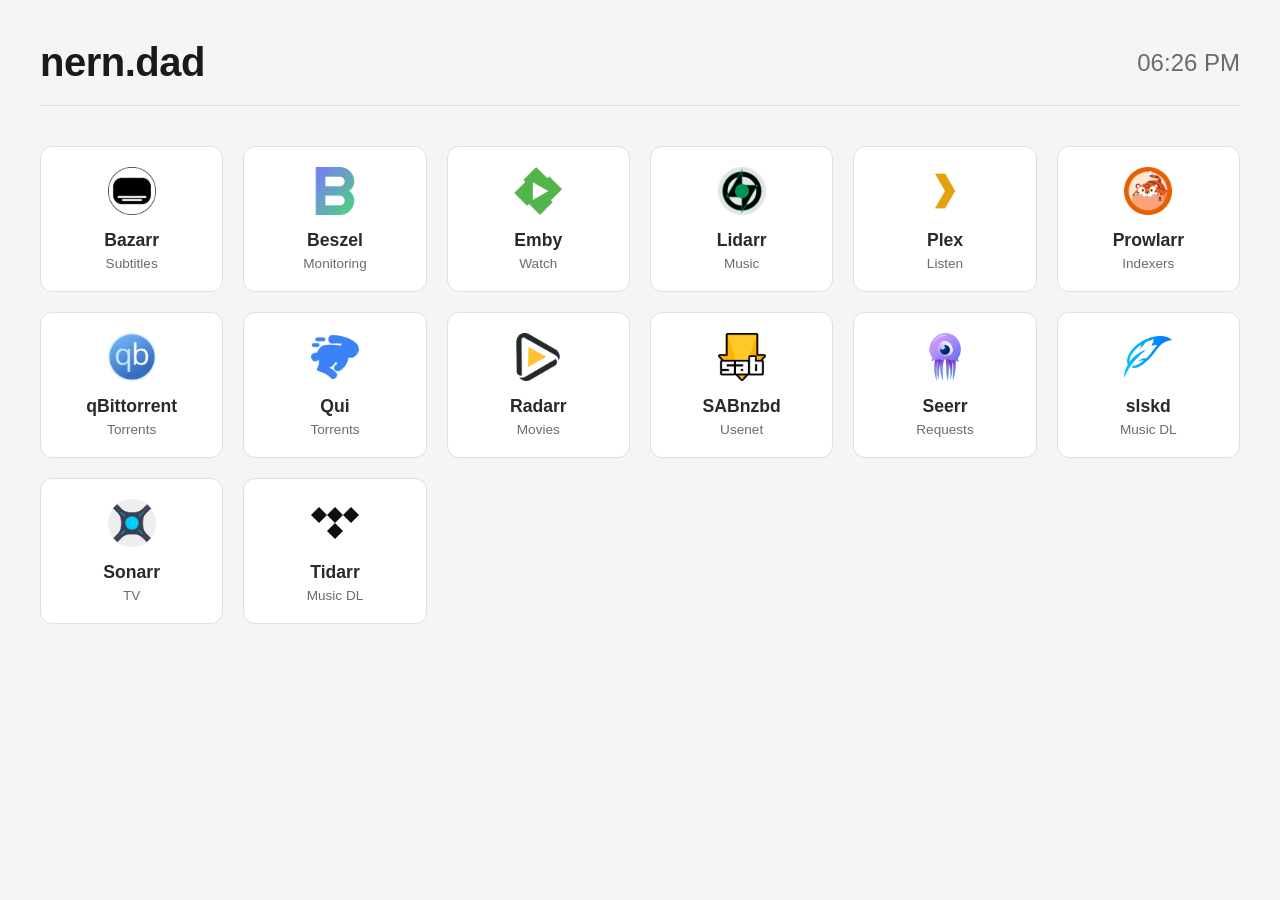
<file: index.html>
<!DOCTYPE html>
<html lang="en">
<head>
    <meta charset="utf-8" />
    <meta content="width=device-width, initial-scale=1.0" name="viewport" />
    <title>nern.dad</title>
    <link href="style.css?v=3" rel="stylesheet" />
    <link
        href="data:image/svg+xml,&lt;svg xmlns=%22http://www.w3.org/2000/svg%22 viewBox=%220 0 100 100%22&gt;&lt;text y=%22.9em%22 font-size=%2290%22&gt;⚡&lt;/text&gt;&lt;/svg&gt;"
        rel="icon" />
</head>
<body>
    <div class="container">
        <header>
            <h1>nern.dad</h1>
            <div id="clock"></div>
        </header>
        <div class="grid">
            <a class="card" href="http://nernmachine:6767" rel="noopener noreferrer" target="_blank">
                <div class="icon"><img alt="Bazarr" class="icon-img" src="assets/icons/bazarr.png" /></div>
                <h2>Bazarr</h2>
                <p>Subtitles</p>
            </a>
            <a class="card" href="http://nernmachine:8090" rel="noopener noreferrer" target="_blank">
                <div class="icon"><img alt="Beszel" class="icon-img" src="assets/icons/beszel.png" /></div>
                <h2>Beszel</h2>
                <p>Monitoring</p>
            </a>
            <a class="card" href="http://nernmachine:8096" rel="noopener noreferrer" target="_blank">
                <div class="icon"><img alt="Emby" class="icon-img" src="assets/icons/emby.png?v=3" /></div>
                <h2>Emby</h2>
                <p>Watch</p>
            </a>
            <a class="card" href="http://nernmachine:8686" rel="noopener noreferrer" target="_blank">
                <div class="icon"><img alt="Lidarr" class="icon-img" src="assets/icons/lidarr.png" /></div>
                <h2>Lidarr</h2>
                <p>Music</p>
            </a>
            <a class="card" href="http://nernmachine:32400/web/index.html" rel="noopener noreferrer" target="_blank">
                <div class="icon"><img alt="Plex" class="icon-img" src="assets/icons/plex.png" /></div>
                <h2>Plex</h2>
                <p>Listen</p>
            </a>
            <a class="card" href="http://nernmachine:9696" rel="noopener noreferrer" target="_blank">
                <div class="icon"><img alt="Prowlarr" class="icon-img" src="assets/icons/prowlarr.png" /></div>
                <h2>Prowlarr</h2>
                <p>Indexers</p>
            </a>
            <a class="card" href="http://nernmachine:8888" rel="noopener noreferrer" target="_blank">
                <div class="icon"><img alt="qBittorrent" class="icon-img" src="assets/icons/qbittorrent.png" /></div>
                <h2>qBittorrent</h2>
                <p>Torrents</p>
            </a>
            <a class="card" href="http://nernmachine:7476" rel="noopener noreferrer" target="_blank">
                <div class="icon"><img alt="Qui" class="icon-img" src="assets/icons/qui.png" /></div>
                <h2>Qui</h2>
                <p>Torrents</p>
            </a>
            <a class="card" href="http://nernmachine:7878" rel="noopener noreferrer" target="_blank">
                <div class="icon"><img alt="Radarr" class="icon-img" src="assets/icons/radarr.png" /></div>
                <h2>Radarr</h2>
                <p>Movies</p>
            </a>
            <a class="card" href="http://nernmachine:8080" rel="noopener noreferrer" target="_blank">
                <div class="icon"><img alt="SABnzbd" class="icon-img" src="assets/icons/sabnzbd.png" /></div>
                <h2>SABnzbd</h2>
                <p>Usenet</p>
            </a>
            <a class="card" href="http://nernmachine:5055" rel="noopener noreferrer" target="_blank">
                <div class="icon"><img alt="Jellyseerr" class="icon-img" src="assets/icons/jellyseerr.png" /></div>
                <h2>Seerr</h2>
                <p>Requests</p>
            </a>
            <a class="card" href="http://nernmachine:5030" rel="noopener noreferrer" target="_blank">
                <div class="icon"><img alt="slskd" class="icon-img" src="assets/icons/slskd.png" /></div>
                <h2>slskd</h2>
                <p>Music DL</p>
            </a>
            <a class="card" href="http://nernmachine:8989" rel="noopener noreferrer" target="_blank">
                <div class="icon"><img alt="Sonarr" class="icon-img" src="assets/icons/sonarr.png" /></div>
                <h2>Sonarr</h2>
                <p>TV</p>
            </a>
            <a class="card" href="http://nernmachine:8484" rel="noopener noreferrer" target="_blank">
                <div class="icon"><img alt="Tidarr" class="icon-img" src="assets/icons/tidal.svg" /></div>
                <h2>Tidarr</h2>
                <p>Music DL</p>
            </a>
        </div>
    </div>
    <script>
        function updateClock() {
            const now = new Date();
            document.getElementById('clock').innerText = now.toLocaleTimeString([], { hour: '2-digit', minute: '2-digit' });
        }
        setInterval(updateClock, 1000);
        updateClock();
    </script>
</body>
</html>
</file>
<file: style.css>
:root {
    --bg: #f5f5f5;
    --card-bg: #ffffff;
    --text: #1a1a1a;
    --text-dim: #6b6b6b;
    --hover: #fafafa;
    --border: #e0e0e0;
    --border-hover: #999;
}

body {
    margin: 0;
    padding: 0;
    font-family: -apple-system, BlinkMacSystemFont, "Segoe UI", Roboto, Helvetica, Arial, sans-serif;
    background-color: var(--bg);
    color: var(--text);
    min-height: 100vh;
}

.container {
    max-width: 1200px;
    margin: 0 auto;
    padding: 40px 20px;
}

header {
    display: flex;
    justify-content: space-between;
    align-items: center;
    margin-bottom: 40px;
    border-bottom: 1px solid var(--border);
    padding-bottom: 20px;
}

h1 {
    margin: 0;
    font-size: 2.5rem;
    color: #1a1a1a;
    font-weight: 700;
    letter-spacing: -0.5px;
}

#clock {
    font-size: 1.5rem;
    color: var(--text-dim);
    font-variant-numeric: tabular-nums;
}

.grid {
    display: grid;
    grid-template-columns: repeat(auto-fill, minmax(180px, 1fr));
    gap: 20px;
}

.card {
    background-color: var(--card-bg);
    border-radius: 12px;
    padding: 20px;
    text-decoration: none;
    color: var(--text);
    transition: transform 0.2s, box-shadow 0.2s, border-color 0.2s;
    display: flex;
    flex-direction: column;
    align-items: center;
    text-align: center;
    border: 1px solid var(--border);
}

.card:hover {
    transform: translateY(-4px);
    box-shadow: 0 8px 24px rgba(0,0,0,0.08);
    border-color: var(--border-hover);
}

.icon {
    margin-bottom: 15px;
    height: 48px;
    width: 48px;
    display: flex;
    align-items: center;
    justify-content: center;
}

.icon-img {
    width: 48px;
    height: 48px;
    object-fit: contain;
}

h2 {
    margin: 0 0 5px 0;
    font-size: 1.1rem;
    font-weight: 600;
    color: #2a2a2a;
}

p {
    margin: 0;
    font-size: 0.85rem;
    color: var(--text-dim);
}

@media (max-width: 600px) {
    .grid {
        grid-template-columns: repeat(auto-fill, minmax(140px, 1fr));
    }
    h1 { font-size: 2rem; }
}
</file>
